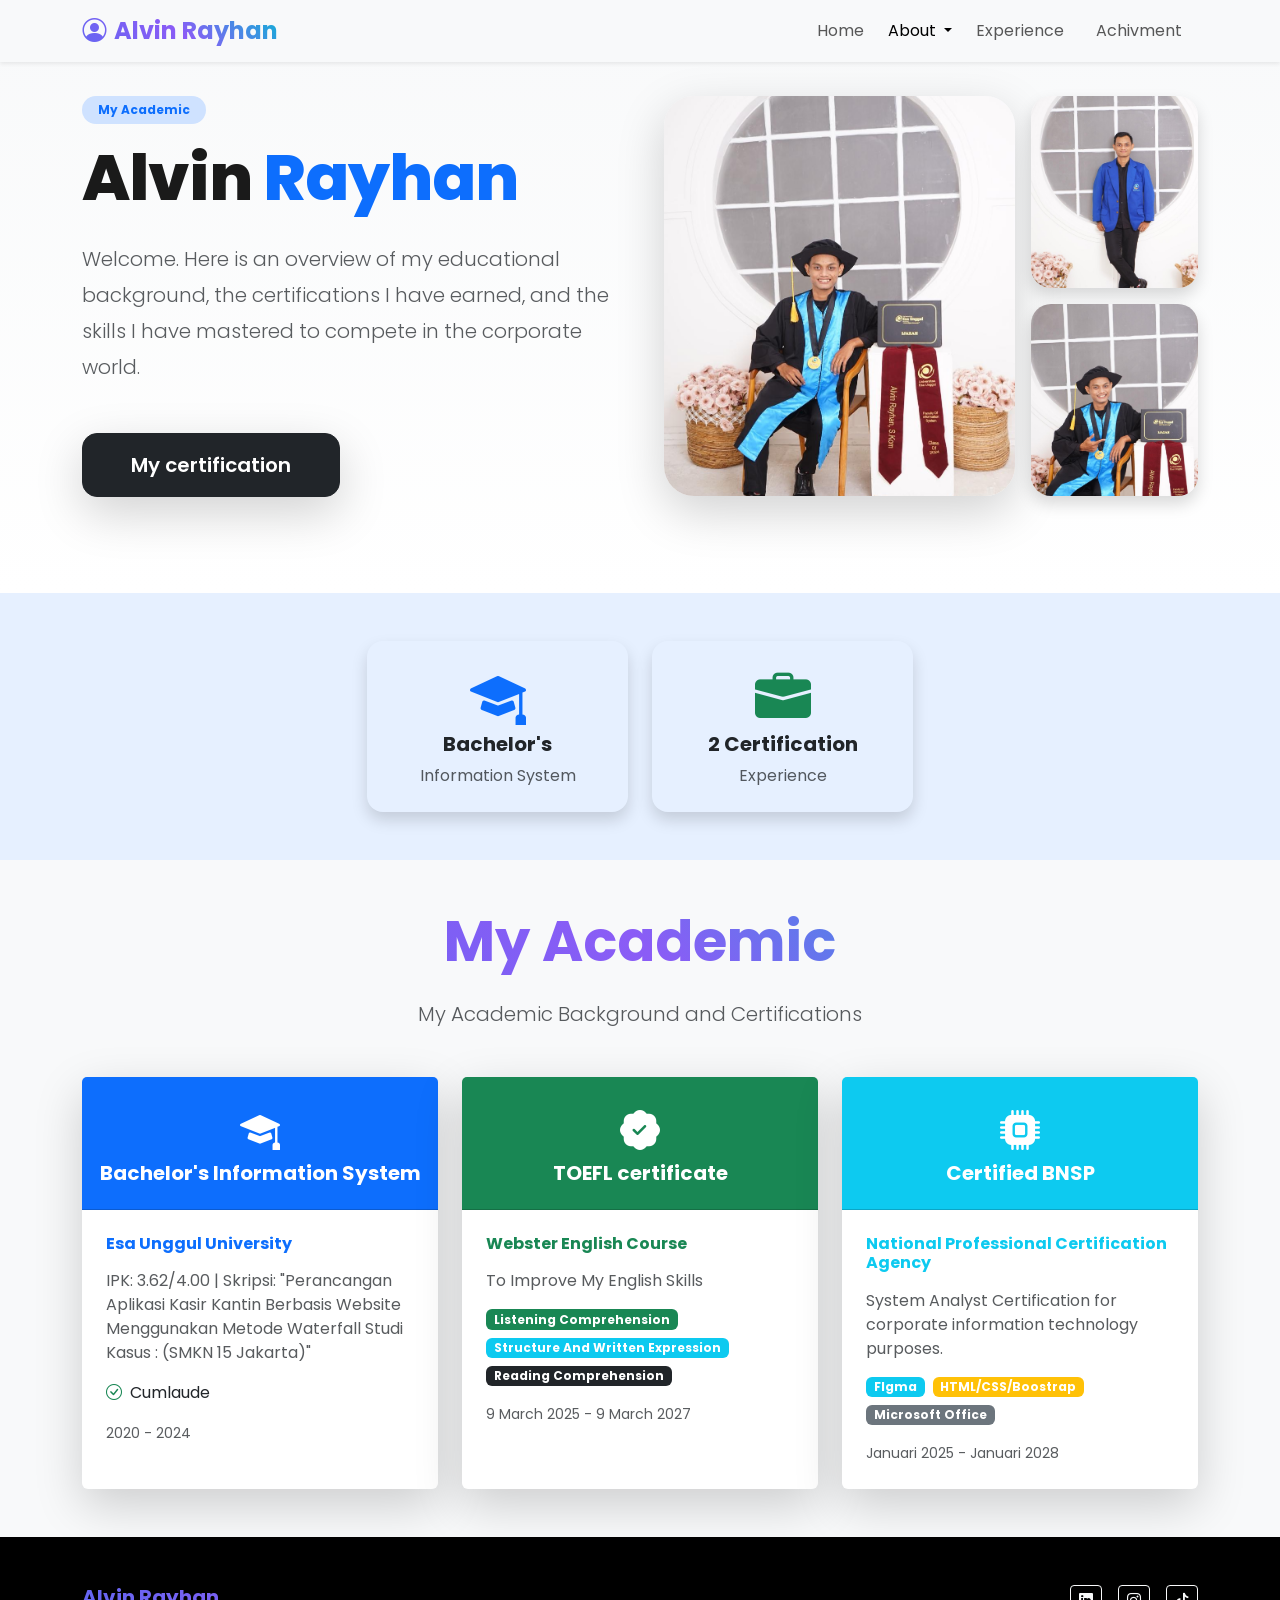
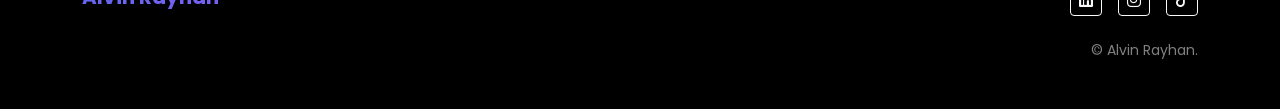
<file: about.html>
<!doctype html>
<html lang="id">
  <head>
    <meta charset="UTF-8" />
    <meta name="viewpor" content="width=device-width, initial-scale=1.0" />
    <title>About Me</title>

    <!-- Bootstrap 5 CSS -->
    <link rel="stylesheet" href="style.css" />
    <link href="https://cdn.jsdelivr.net/npm/bootstrap@5.3.2/dist/css/bootstrap.min.css" rel="stylesheet" />
    <!-- Bootstrap Icons -->
    <link rel="stylesheet" href="https://cdn.jsdelivr.net/npm/bootstrap-icons@1.11.1/font/bootstrap-icons.css" />
    <!-- Google Fonts -->
    <link href="https://fonts.googleapis.com/css2?family=Poppins:wght@300;400;500;600;700&display=swap" rel="stylesheet" />
  </head>
  <body data-bs-spy="scroll" data-bs-target="#navbar" data-bs-offset="70">
    <!-- Navbar -->
 <!-- Awal Navbar -->
  <nav id="navbar" class="navbar navbar-expand-lg navbar-light fixed-top bg-light bg-opacity-90 shadow-sm">
      <div class="container">
        <a class="navbar-brand fw-bold fs-4 gradient-text" href="#"> <i class="bi bi-person-circle me-2"></i>Alvin Rayhan </a>
        <button class="navbar-toggler" type="button" data-bs-toggle="collapse" data-bs-target="#navbarNav">
          <span class="navbar-toggler-icon"></span>
        </button>
        <div class="collapse navbar-collapse" id="navbarNav">
          <ul class="navbar-nav ms-auto">
            <li class="nav-item"><a class="nav-link px-3" href="index.html">Home</a></li>
            <li class="nav-item dropdown">
              <a class="nav-link active dropdown-toggle " href="about.html" role="button" data-bs-toggle="dropdown" aria-expanded="false"> About </a>
              <ul class="dropdown-menu">
                <li><a class="dropdown-item" href="skills.html">Skills</a></li>
              </ul>
            </li>
            <li class="nav-item"><a class="nav-link px-3" href="Experiance.html">Experience</a></li>
            <li class="nav-item"><a class="nav-link px-3" href="achivment.html">Achivment</a></li>
          </ul>
        </div>
      </div>
    </nav>
    <!-- Akhir Navbar -->

    <header class="py-5" style="background: linear-gradient(180deg, #f8f9fa 0%, #ffffff 100%);">
        <div class="container py-md-5">
            <div class="row align-items-center g-5">
                
                <!-- Kolom Teks (Kiri di Desktop) -->
                <div class="col-12 col-lg-6 order-2 order-lg-1 text-center text-lg-start">
                    <span class="badge bg-primary-subtle text-primary px-3 py-2 rounded-pill fw-bold mb-3">My Academic</span>
                    <h1 class="display-3 fw-800 mb-4" style="color: #1a1a1a; letter-spacing: -1px; font-weight: 800;">
                        Alvin <span class="text-primary"> Rayhan</span>
                    </h1>
                    <p class="lead text-muted mb-5" style="line-height: 1.8;">
                        Welcome. Here is an overview of my educational background, the certifications I have earned, and the skills I have mastered to compete in the corporate world.
                    </p>
                    
                    <div class="d-grid d-md-flex gap-3 justify-content-center justify-content-lg-start">
                        <a href="https://drive.google.com/drive/folders/1K3bhxiMR5mCO4tqfFz9pL7ka8U42hTzf" class="btn btn-dark btn-lg px-5 py-3 shadow-lg" style="border-radius: 15px; font-weight: 600;">My certification</a>
                        <div class="d-flex align-items-center gap-3 ms-md-3 mt-3 mt-md-0 justify-content-center">
                            <div class="d-flex -space-x-3">
                            </div>
                        </div>
                    </div>
                </div>

                <!-- Kolom 3 Foto (Kanan di Desktop) -->
                <div class="col-12 col-lg-6 order-1 order-lg-2">
                    <div class="row g-3">
                        <!-- Foto Utama (Besar) -->
                        <div class="col-8">
                            <img src="img/wisuda 3.jpeg" 
                                 alt="Main Profile" 
                                 class="img-fluid w-100 shadow-lg" 
                                 style="border-radius: 30px; height: 400px; object-fit: cover;">
                        </div>
                        <!-- 2 Foto Kecil (Samping) -->
                        <div class="col-4 d-flex flex-column gap-3">
                            <img src="img/wisuda 2.jpeg" 
                                 alt="Workplace" 
                                 class="img-fluid shadow" 
                                 style="border-radius: 20px; height: 192px; object-fit: cover;">
                            <img src="img/wisuda 1.jpeg" 
                                 alt="Meeting" 
                                 class="img-fluid shadow" 
                                 style="border-radius: 20px; height: 192px; object-fit: cover;">
                        </div>
                    </div>
                </div>

            </div>
        </div>
    </header>

    <!-- Akhir Header -->

    <!-- Stats Section -->
    <section class="py-5 bg-primary bg-opacity-10">
      <div class="container">
        <div class="row text-center g-4 justify-content-center">
          <div class="col-md-3 col-6">
            <div class="stat-card card-hover p-4 rounded-4 border-0 shadow">
              <i class="bi bi-mortarboard-fill display-4 text-primary mb-3"></i>
              <h5 class="fw-bold">Bachelor's</h5>
              <p class="opacity-75 mb-0">Information System</p>
            </div>
          </div>
          <div class="col-md-3 col-6">
            <div class="stat-card card-hover p-4 rounded-4 border-0 shadow">
              <i class="bi bi-briefcase-fill display-4 text-success mb-3"></i>
              <h5 class="fw-bold">2 Certification</h5>
              <p class="opacity-75 mb-0">Experience</p>
            </div>
          </div>
        </div>
      </div>
    </section>

    <!-- Pendidikan Cards -->
    <section id="education" class="py-5 bg-light">
      <div class="container">
        <div class="text-center mb-5">
          <h2 class="display-4 fw-bold gradient-text mb-4">My Academic</h2>
          <p class="lead opacity-75">My Academic Background and Certifications</p>
        </div>
        <div class="row g-4">
          <div class="col-lg-4 col-md-6">
            <div class="card card-hover shadow-lg border-0 h-100">
              <div class="card-header bg-primary text-white text-center py-4">
                <i class="bi bi-mortarboard-fill fs-1 mb-2"></i>
                <h5 class="fw-bold mb-0">Bachelor's Information System</h5>
              </div>
              <div class="card-body p-4">
                <h6 class="fw-bold text-primary mb-3">Esa Unggul University</h6>
                <p class="opacity-75 mb-3">IPK: 3.62/4.00 | Skripsi: "Perancangan Aplikasi Kasir Kantin Berbasis Website Menggunakan Metode Waterfall Studi Kasus : (SMKN 15 Jakarta)"</p>
                <ul class="list-unstyled">
                  <li class="mb-2"><i class="bi bi-check-circle text-success me-2"></i>Cumlaude</li>
                </ul>
                <small class="text-muted">2020 - 2024</small>
              </div>
            </div>
          </div>
          <div class="col-lg-4 col-md-6">
            <div class="card card-hover shadow-lg border-0 h-100">
              <div class="card-header bg-success text-white text-center py-4">
                <i class="bi bi-patch-check-fill fs-1 mb-2"></i>
                <h5 class="fw-bold mb-0">TOEFL certificate</h5>
              </div>
              <div class="card-body p-4">
                <h6 class="fw-bold text-success mb-3">Webster English Course</h6>
                <p class="opacity-75 mb-3">To Improve My English Skills</p>
                <div class="d-flex flex-wrap gap-2 mb-3">
                  <span class="badge bg-success">Listening Comprehension</span>
                  <span class="badge bg-info">Structure And Written Expression</span>
                  <span class="badge bg-dark">Reading Comprehension</span>
                </div>
                <small class="text-muted">9 March 2025 - 9 March 2027 </small>
              </div>
            </div>
          </div>
          <div class="col-lg-4 col-md-6">
            <div class="card card-hover shadow-lg border-0 h-100">
              <div class="card-header bg-info text-white text-center py-4">
                <i class="bi bi-cpu-fill fs-1 mb-2"></i>
                <h5 class="fw-bold mb-0">Certified BNSP</h5>
              </div>
              <div class="card-body p-4">
                <h6 class="fw-bold text-info mb-3">National Professional Certification Agency</h6>
                <p class="opacity-75 mb-3">System Analyst Certification for corporate information technology purposes.</p>
                <div class="d-flex flex-wrap gap-2 mb-3">
                  <span class="badge bg-info">FIgma</span>
                  <span class="badge bg-warning">HTML/CSS/Boostrap</span>
                  <span class="badge bg-secondary">Microsoft Office</span>
                </div>
                <small class="text-muted">Januari 2025 - Januari 2028</small>
              </div>
            </div>
          </div>
        </div>
      </div>
    </section>

    <!-- Awal Footer -->
    <footer class="bg-black text-white py-5">
      <div class="container">
        <div class="row">
          <div class="col-lg-6">
            <h5 class="fw-bold gradient-text mb-3"></i>Alvin Rayhan</h5>
          </div>
          <div class="col-lg-6 text-lg-end">
            <div class="d-flex justify-content-lg-end gap-3">
              <a href="https://www.linkedin.com/in/alvin-rayhan-6769082a9/" class="btn btn-outline-light btn-sm">
                <i class="bi bi-linkedin"></i>
              </a>
              <a href="https://www.instagram.com/alvin.rayhan_?igsh=dmF4bDZwYXRlM25w&utm_source=qr" class="btn btn-outline-light btn-sm">
                <i class="bi bi-instagram"></i>
              </a>
              <a href="https://www.tiktok.com/@pingopin__?_r=1&_t=ZS-966ISskwQtB" class="btn btn-outline-light btn-sm">
                <i class="bi bi-tiktok"></i>
              </a>
            </div>
            <p class="mt-4 mb-0 opacity-50 small">&copy; Alvin Rayhan.</p>
          </div>
        </div>
      </div>
    </footer>

    <!-- Bootstrap JS -->
    <script src="https://cdn.jsdelivr.net/npm/bootstrap@5.3.2/dist/js/bootstrap.bundle.min.js"></script>
  </body>
</html>
</file>
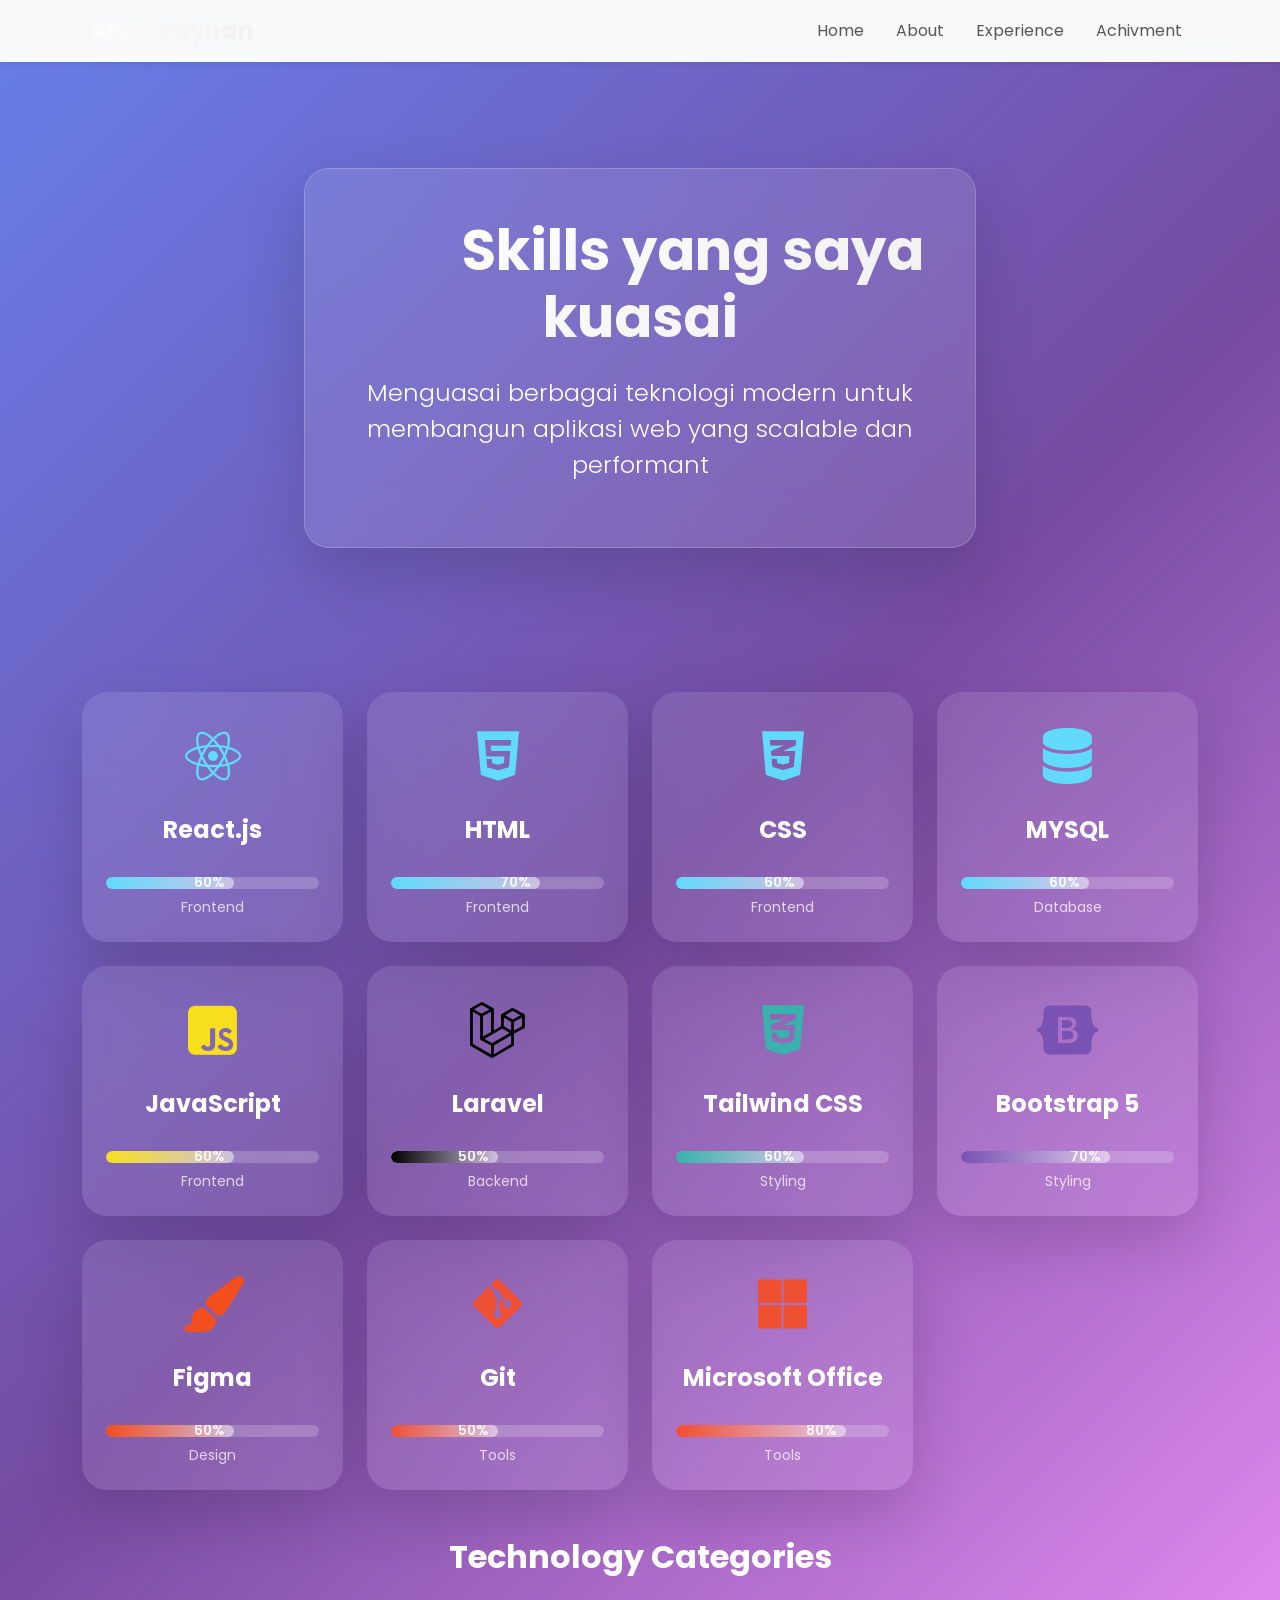
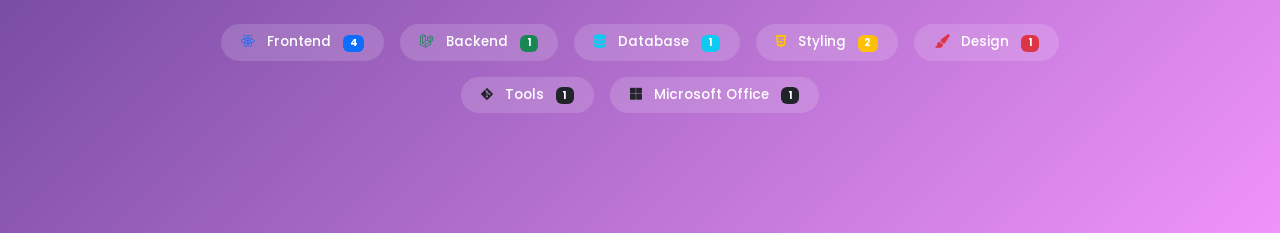
<file: skills.html>
<!doctype html>
<html lang="id">
  <head>
    <meta charset="UTF-8" />
    <meta name="viewport" content="width=device-width, initial-scale=1.0" />
    <title>Skills Section - Portfolio</title>

    <!-- Bootstrap 5 CSS -->
    <link href="https://cdn.jsdelivr.net/npm/bootstrap@5.3.2/dist/css/bootstrap.min.css" rel="stylesheet" />
    <!-- Font Awesome -->
    <link rel="stylesheet" href="https://cdnjs.cloudflare.com/ajax/libs/font-awesome/6.4.2/css/all.min.css" />
    <!-- Google Fonts -->
    <link href="https://fonts.googleapis.com/css2?family=Poppins:wght@300;400;500;600;700;800&display=swap" rel="stylesheet" />
    <!-- Animate.css -->
    <link rel="stylesheet" href="https://cdnjs.cloudflare.com/ajax/libs/animate.css/4.1.1/animate.min.css" />

    <style>
      * {
        font-family: "Poppins", sans-serif;
      }
      body {
        background: linear-gradient(135deg, #667eea 0%, #764ba2 50%, #f093fb 100%);
        min-height: 100vh;
      }

      .skills-section {
        padding: 120px 0;
        position: relative;
        overflow: hidden;
      }

      .glass-card {
        background: rgba(255, 255, 255, 0.1);
        backdrop-filter: blur(25px);
        border: 1px solid rgba(255, 255, 255, 0.2);
        box-shadow: 0 25px 60px rgba(0, 0, 0, 0.15);
        border-radius: 25px;
      }

      .skill-card {
        height: 180px;
        transition: all 0.5s cubic-bezier(0.175, 0.885, 0.32, 1.275);
        cursor: pointer;
        overflow: hidden;
        position: relative;
        border: none;
      }

      .skill-card:hover {
        transform: translateY(-20px) scale(1.05);
        box-shadow: 0 35px 80px rgba(0, 0, 0, 0.3) !important;
      }

      .skill-icon {
        font-size: 3.5rem;
        transition: all 0.5s ease;
        margin-bottom: 1.5rem;
      }

      .skill-card:hover .skill-icon {
        transform: scale(1.2) rotateY(360deg);
      }

      .skill-progress {
        height: 12px;
        background: rgba(255, 255, 255, 0.2);
        border-radius: 10px;
        overflow: hidden;
        margin-top: 1rem;
      }

      .skill-progress-fill {
        height: 100%;
        border-radius: 10px;
        transition: width 2s ease;
        position: relative;
        overflow: hidden;
      }

      .skill-progress-text {
        position: absolute;
        right: 10px;
        top: 50%;
        transform: translateY(-50%);
        font-weight: 600;
        font-size: 0.85rem;
        color: rgba(255, 255, 255, 0.9);
      }

      .gradient-text {
        background: linear-gradient(135deg, #ffffff 0%, #f0f0f0 100%);
        -webkit-background-clip: text;
        -webkit-text-fill-color: transparent;
        background-clip: text;
      }

      .tech-category {
        background: rgba(255, 255, 255, 0.15);
        backdrop-filter: blur(10px);
        border-radius: 50px;
        padding: 8px 20px;
        font-size: 0.85rem;
        font-weight: 500;
        transition: all 0.3s ease;
      }

      .tech-category:hover {
        transform: translateY(-3px);
        box-shadow: 0 10px 25px rgba(0, 0, 0, 0.2);
      }

      @keyframes shimmer {
        0% {
          transform: translateX(-100%);
        }
        100% {
          transform: translateX(100%);
        }
      }

      .shimmer-effect::after {
        content: "";
        position: absolute;
        top: 0;
        left: -100%;
        width: 100%;
        height: 100%;
        background: linear-gradient(90deg, transparent, rgba(255, 255, 255, 0.4), transparent);
        animation: shimmer 2s infinite;
      }
    </style>
  </head>
  <body>
    <!-- Awal Navbar -->
    <nav id="navbar" class="navbar navbar-expand-lg navbar-light fixed-top bg-light bg-opacity-90 shadow-sm">
      <div class="container">
        <a class="navbar-brand fw-bold fs-4 gradient-text" href="#"> <i class="bi bi-person-circle me-2"></i>Alvin Rayhan </a>
        <button class="navbar-toggler" type="button" data-bs-toggle="collapse" data-bs-target="#navbarNav">
          <span class="navbar-toggler-icon"></span>
        </button>
        <div class="collapse navbar-collapse" id="navbarNav">
          <ul class="navbar-nav ms-auto">
            <li class="nav-item"><a class="nav-link px-3" href="index.html">Home</a></li>
            <li class="nav-item"><a class="nav-link px-3" href="about.html">About</a></li>
            <li class="nav-item"><a class="nav-link px-3" href="Experiance.html">Experience</a></li>
            <li class="nav-item"><a class="nav-link px-3" href="achivment.html">Achivment</a></li>
          </ul>
        </div>
      </div>
    </nav>
    <!-- Akhir Navbar -->

    <!-- Skills Section -->
    <section class="skills-section">
      <div class="container position-relative z-3">
        <!-- Header -->
        <div class="row justify-content-center text-center mb-5 p-5">
          <div class="col-lg-8">
            <div class="glass-card p-5 mb-5">
              <h1 class="display-4 fw-bold mb-4 gradient-text animate__animated animate__fadeInDown">
                <i class="fas fa-cogs me-4 text-white opacity-75"></i>
                Skills yang saya kuasai
              </h1>
              <p class="lead fs-4 text-white opacity-90 animate__animated animate__fadeInUp animate__delay-1s">Menguasai berbagai teknologi modern untuk membangun aplikasi web yang scalable dan performant</p>
            </div>
          </div>
        </div>

        <!-- Skills Grid -->
        <div class="row g-4" id="skillsGrid">
          <!-- Skills cards akan di-generate oleh JavaScript -->
        </div>

        <!-- Tech Categories -->
        <div class="row justify-content-center mt-5">
          <div class="col-lg-10">
            <div class="text-center mb-5">
              <h3 class="h2 fw-bold text-white mb-4 animate__animated animate__fadeInUp animate__delay-1s">Technology Categories</h3>
            </div>
            <div class="row g-3 justify-content-center" id="techCategories">
              <!-- Tech categories akan di-generate oleh JavaScript -->
            </div>
          </div>
        </div>
      </div>
    </section>

    <!-- Bootstrap JS -->
    <script src="https://cdn.jsdelivr.net/npm/bootstrap@5.3.2/dist/js/bootstrap.bundle.min.js"></script>

    <script>
      // Skills Data
      const skillsData = [
        {
          name: "React.js",
          icon: "fab fa-react",
          level: 60,
          color: "#61DAFB",
          category: "Frontend",
        },
        {
          name: "HTML",
          icon: "fa-brands fa-html5",
          level: 70,
          color: "#61DAFB",
          category: "Frontend",
        },
        {
          name: "CSS",
          icon: "fa-brands fa-css3-alt",
          level: 60,
          color: "#61DAFB",
          category: "Frontend",
        },
        {
          name: "MYSQL",
          icon: "fa-solid fa-database",
          level: 60,
          color: "#61DAFB",
          category: "Database",
        },
        {
          name: "JavaScript",
          icon: "fab fa-js-square",
          level: 60,
          color: "#F7DF1E",
          category: "Frontend",
        },
        {
          name: "Laravel",
          icon: "fa-brands fa-laravel",
          level: 50,
          color: "#000000",
          category: "Backend",
        },

        {
          name: "Tailwind CSS",
          icon: "fab fa-css3-alt",
          level: 60,
          color: "#38B2AC",
          category: "Styling",
        },
        {
          name: "Bootstrap 5",
          icon: "fab fa-bootstrap",
          level: 70,
          color: "#7952B3",
          category: "Styling",
        },
        {
          name: "Figma",
          icon: "fas fa-paint-brush",
          level: 60,
          color: "#F24E1E",
          category: "Design",
        },
        {
          name: "Git",
          icon: "fab fa-git-alt",
          level: 50,
          color: "#F05032",
          category: "Tools",
        },
        {
          name: "Microsoft Office",
          icon: "fa-brands fa-microsoft",
          level: 80,
          color: "#F05032",
          category: "Tools",
        },
      ];

      // Tech Categories Data
      const techCategories = [
        { name: "Frontend", icon: "fab fa-react", color: "primary", count: 4 },
        { name: "Backend", icon: "fa-brands fa-laravel", color: "success", count: 1 },
        { name: "Database", icon: "fas fa-database", color: "info", count: 1 },
        { name: "Styling", icon: "fab fa-css3-alt", color: "warning", count: 2 },
        { name: "Design", icon: "fas fa-paint-brush", color: "danger", count: 1 },
        { name: "Tools", icon: "fab fa-git-alt", color: "dark", count: 1 },
        { name: "Microsoft Office", icon: "fa-brands fa-microsoft", color: "dark", count: 1 },
      ];

      // Generate Skills Cards
      function generateSkills() {
        const skillsGrid = document.getElementById("skillsGrid");
        skillsData.forEach((skill, index) => {
          const skillCard = `
                    <div class="col-xl-3 col-lg-4 col-md-6 col-sm-12">
                        <div class="card skill-card glass-card h-100 text-white position-relative overflow-hidden animate__animated animate__zoomIn" 
                             style="animation-delay: ${index * 100}ms;">
                            <div class="card-body d-flex flex-column align-items-center justify-content-center p-4">
                                <div class="skill-icon mb-3" style="color: ${skill.color};">
                                    <i class="${skill.icon}"></i>
                                </div>
                                <h4 class="card-title fw-bold mb-3 text-center">${skill.name}</h4>
                                <div class="w-100">
                                    <div class="skill-progress">
                                        <div class="skill-progress-fill" style="background: linear-gradient(90deg, ${skill.color}, rgba(255,255,255,0.5)); width: 0%;" data-target="${skill.level}">
                                            <span class="skill-progress-text">${skill.level}%</span>
                                        </div>
                                    </div>
                                    <small class="text-center d-block mt-2 opacity-75">${skill.category}</small>
                                </div>
                            </div>
                        </div>
                    </div>
                `;
          skillsGrid.innerHTML += skillCard;
        });
      }

      // Generate Tech Categories
      function generateTechCategories() {
        const techContainer = document.getElementById("techCategories");
        techCategories.forEach((category, index) => {
          const techCard = `
                    <div class="col-auto animate__animated animate__fadeInUp" style="animation-delay: ${index * 150}ms;">
                        <div class="tech-category text-white position-relative">
                            <i class="${category.icon} me-2" style="color: var(--bs-${category.color});"></i>
                            ${category.name}
                            <span class="badge bg-${category.color} ms-2">${category.count}</span>
                        </div>
                    </div>
                `;
          techContainer.innerHTML += techCard;
        });
      }

      // Animate Progress Bars
      function animateProgressBars() {
        const progressBars = document.querySelectorAll(".skill-progress-fill");

        const observer = new IntersectionObserver(
          (entries) => {
            entries.forEach((entry) => {
              if (entry.isIntersecting) {
                progressBars.forEach((bar) => {
                  const targetWidth = bar.getAttribute("data-target");
                  bar.style.width = targetWidth + "%";
                });
                observer.unobserve(entry.target);
              }
            });
          },
          { threshold: 0.5 },
        );

        observer.observe(document.getElementById("skillsGrid"));
      }

      // Card Hover Effects
      function addHoverEffects() {
        document.querySelectorAll(".skill-card").forEach((card) => {
          card.addEventListener("mouseenter", function () {
            this.style.transform = "translateY(-20px) scale(1.05)";
          });

          card.addEventListener("mouseleave", function () {
            this.style.transform = "translateY(0) scale(1)";
          });
        });
      }

      // Initialize
      document.addEventListener("DOMContentLoaded", function () {
        generateSkills();
        generateTechCategories();
        animateProgressBars();
        addHoverEffects();
      });

      // Smooth Scroll
      document.querySelectorAll('a[href^="#"]').forEach((anchor) => {
        anchor.addEventListener("click", function (e) {
          e.preventDefault();
          const target = document.querySelector(this.getAttribute("href"));
          target.scrollIntoView({ behavior: "smooth", block: "start" });
        });
      });
    </script>
  </body>
</html>
</file>
<file: style.css>
.jumbotron {
  padding-top: 6rem;
  background-color: #e2edff;
}

#projects {
  background-color: #e2edff;
}

section {
  padding-top: 5rem;
}

/* MINIMAL CSS SAJA - FONT & ANIMASI */
* {
  font-family: "Poppins", sans-serif;
}
body {
  line-height: 1.7;
}
.gradient-text {
  background: linear-gradient(45deg, #6366f1, #8b5cf6, #06b6d4);
  -webkit-background-clip: text;
  -webkit-text-fill-color: transparent;
  background-clip: text;
}
.typing-text {
  font-size: 3.5rem;
  font-weight: 700;
}
@media (max-width: 768px) {
  .typing-text {
    font-size: 2.5rem;
  }
}
.skill-progress {
  transition: width 2s ease-in-out !important;
  background: linear-gradient(45deg, #6366f1, #8b5cf6) !important;
}
.portfolio-overlay {
  transition: all 0.3s ease;
  opacity: 0;
}
.portfolio-item:hover .portfolio-overlay {
  opacity: 1;
}
.service-card {
  transition: transform 0.3s ease;
}
.service-card:hover {
  transform: translateY(-10px);
}

/* MINIMAL CSS SAJA */
* {
  font-family: "Poppins", sans-serif;
}
.gradient-text {
  background: linear-gradient(45deg, #6366f1, #8b5cf6, #06b6d4);
  -webkit-background-clip: text;
  -webkit-text-fill-color: transparent;
  background-clip: text;
}
.typing-text {
  font-size: 3.5rem;
  font-weight: 700;
}
@media (max-width: 768px) {
  .typing-text {
    font-size: 2.5rem;
  }
}
.skill-progress {
  transition: width 2s ease-in-out !important;
  background: linear-gradient(45deg, #6366f1, #8b5cf6) !important;
}
.counter {
  font-size: 3rem;
  font-weight: 700;
}
.card-hover {
  transition: all 0.3s ease;
}
.card-hover:hover {
  transform: translateY(-10px);
  box-shadow: 0 20px 40px rgba(0, 0, 0, 0.15) !important;
}
</file>
